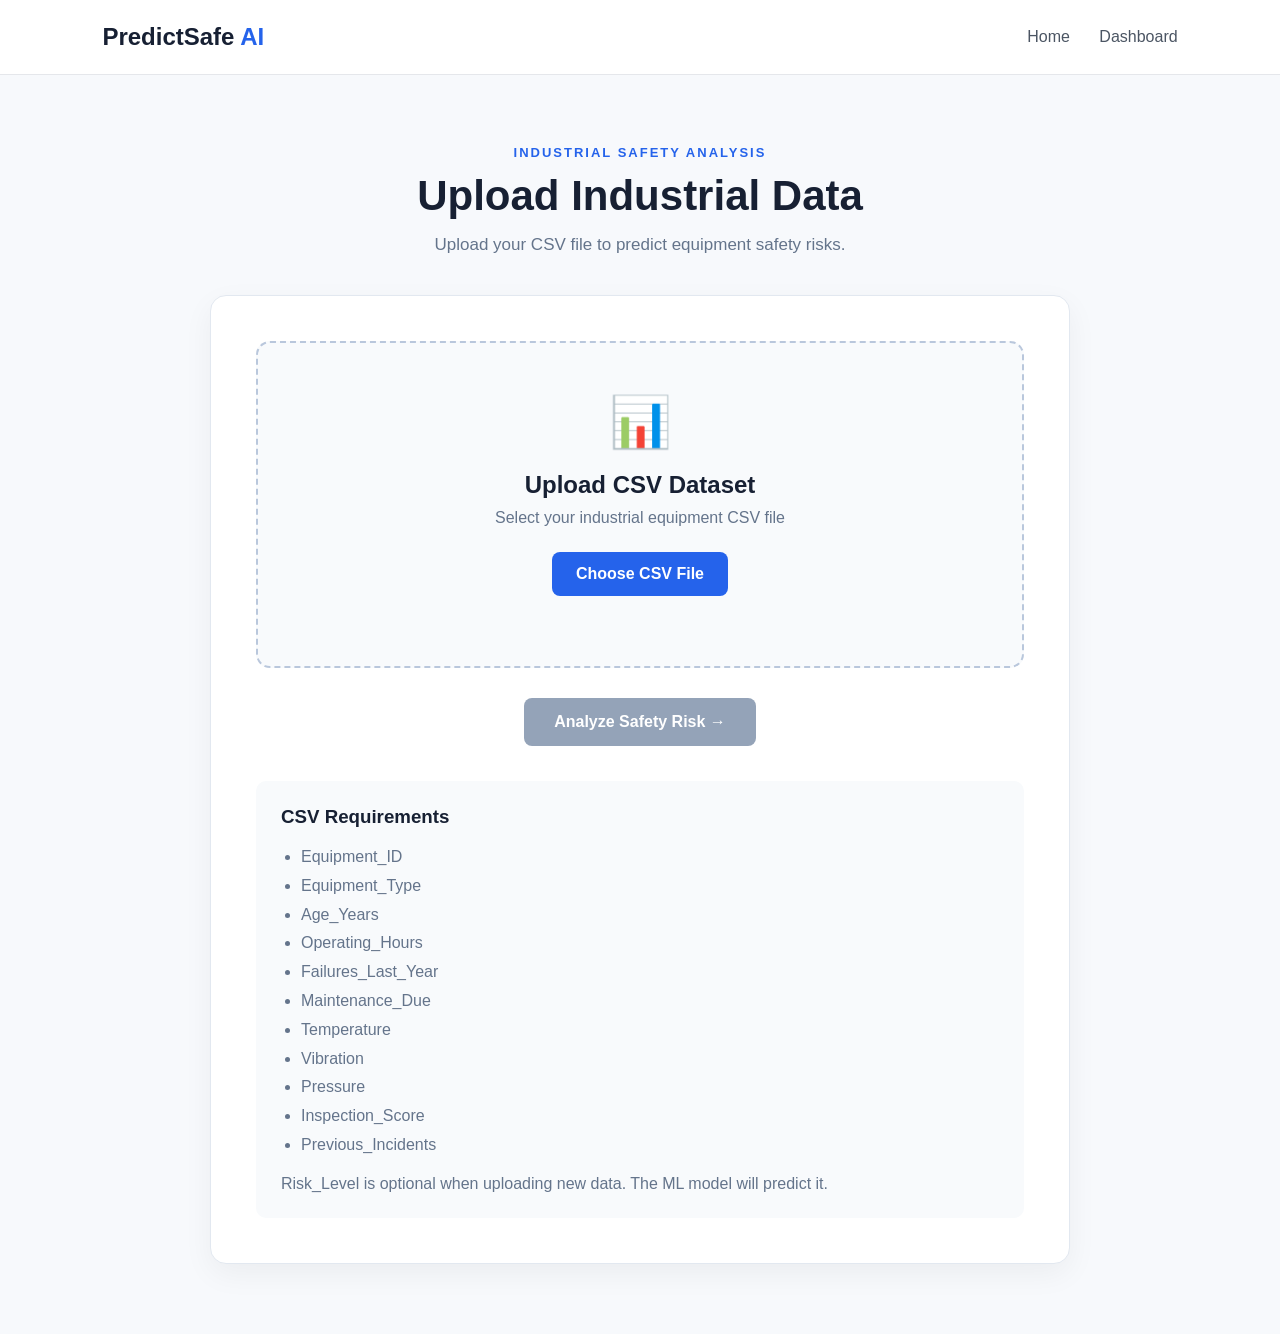
<file: frontend/upload.html>
<!DOCTYPE html>
<html lang="en">

<head>
    <meta charset="UTF-8">
    <meta name="viewport" content="width=device-width, initial-scale=1.0">

    <title>PredictSafe AI - Upload Data</title>

    <style>
        * {
            margin: 0;
            padding: 0;
            box-sizing: border-box;
        }

        body {
            font-family: Arial, sans-serif;
            background: #f7f9fc;
            color: #172033;
        }

        .navbar {
            height: 75px;
            background: white;
            border-bottom: 1px solid #e5e7eb;

            display: flex;
            align-items: center;
            justify-content: space-between;

            padding: 0 8%;
        }

        .logo {
            font-size: 24px;
            font-weight: bold;
        }

        .logo span {
            color: #2563eb;
        }

        .nav-link {
            text-decoration: none;
            color: #4b5563;
            margin-left: 25px;
        }

        .nav-link:hover {
            color: #2563eb;
        }

        .container {
            max-width: 900px;
            margin: 70px auto;
            padding: 0 20px;
        }

        .heading {
            text-align: center;
            margin-bottom: 40px;
        }

        .heading p {
            color: #2563eb;
            font-size: 13px;
            font-weight: bold;
            letter-spacing: 2px;
            margin-bottom: 12px;
        }

        .heading h1 {
            font-size: 42px;
            margin-bottom: 15px;
        }

        .heading span {
            color: #64748b;
            font-size: 17px;
        }

        .upload-card {
            background: white;
            border: 1px solid #e2e8f0;
            border-radius: 16px;
            padding: 45px;
            box-shadow: 0 10px 30px rgba(0, 0, 0, 0.05);
            text-align: center;
        }

        .upload-area {
            border: 2px dashed #b9c7dc;
            border-radius: 14px;
            padding: 50px 30px;
            background: #f8fafc;
            cursor: pointer;
        }

        .upload-area:hover {
            border-color: #2563eb;
            background: #f5f8ff;
        }

        .upload-icon {
            font-size: 50px;
            margin-bottom: 20px;
        }

        .upload-area h2 {
            margin-bottom: 10px;
        }

        .upload-area p {
            color: #64748b;
            margin-bottom: 25px;
        }

        input[type="file"] {
            display: none;
        }

        .choose-button {
            display: inline-block;
            background: #2563eb;
            color: white;
            padding: 13px 24px;
            border-radius: 8px;
            font-weight: bold;
            cursor: pointer;
        }

        .file-name {
            margin-top: 20px;
            color: #2563eb;
            font-weight: bold;
        }

        .analyze-button {
            margin-top: 30px;
            padding: 15px 30px;
            border: none;
            border-radius: 8px;
            background: #172033;
            color: white;
            font-size: 16px;
            font-weight: bold;
            cursor: pointer;
        }

        .analyze-button:hover {
            background: #0f172a;
        }

        .analyze-button:disabled {
            background: #94a3b8;
            cursor: not-allowed;
        }

        .message {
            margin-top: 25px;
            padding: 15px;
            border-radius: 8px;
            display: none;
            line-height: 1.5;
        }

        .success {
            display: block;
            background: #ecfdf5;
            color: #047857;
            border: 1px solid #a7f3d0;
        }

        .error {
            display: block;
            background: #fef2f2;
            color: #b91c1c;
            border: 1px solid #fecaca;
        }

        .loading {
            display: block;
            background: #eff6ff;
            color: #1d4ed8;
            border: 1px solid #bfdbfe;
        }

        .requirements {
            margin-top: 35px;
            text-align: left;
            background: #f8fafc;
            padding: 25px;
            border-radius: 10px;
        }

        .requirements h3 {
            margin-bottom: 15px;
        }

        .requirements ul {
            padding-left: 20px;
            color: #64748b;
            line-height: 1.8;
        }

        @media (max-width: 700px) {

            .navbar {
                padding: 0 5%;
            }

            .container {
                margin: 40px auto;
            }

            .upload-card {
                padding: 25px;
            }

            .heading h1 {
                font-size: 32px;
            }
        }
    </style>

</head>

<body>

    <!-- =========================
         NAVIGATION
    ========================== -->

    <header class="navbar">

        <div class="logo">
            PredictSafe <span>AI</span>
        </div>

        <div>
            <a href="index.html" class="nav-link">Home</a>
            <a href="dashboard.html" class="nav-link">Dashboard</a>
        </div>

    </header>


    <!-- =========================
         MAIN
    ========================== -->

    <main class="container">

        <div class="heading">

            <p>INDUSTRIAL SAFETY ANALYSIS</p>

            <h1>
                Upload Industrial Data
            </h1>

            <span>
                Upload your CSV file to predict equipment safety risks.
            </span>

        </div>


        <!-- =========================
             UPLOAD CARD
        ========================== -->

        <div class="upload-card">

            <div class="upload-area" id="uploadArea">

                <div class="upload-icon">
                    📊
                </div>

                <h2>
                    Upload CSV Dataset
                </h2>

                <p>
                    Select your industrial equipment CSV file
                </p>

                <label for="csvFile" class="choose-button">
                    Choose CSV File
                </label>

                <input
                    type="file"
                    id="csvFile"
                    accept=".csv"
                >

                <div
                    class="file-name"
                    id="fileName">
                </div>

            </div>


            <!-- Analyze Button -->

            <button
                class="analyze-button"
                id="analyzeButton"
                disabled>

                Analyze Safety Risk →

            </button>


            <!-- Message -->

            <div
                id="message"
                class="message">
            </div>


            <!-- Requirements -->

            <div class="requirements">

                <h3>
                    CSV Requirements
                </h3>

                <ul>

                    <li>Equipment_ID</li>

                    <li>Equipment_Type</li>

                    <li>Age_Years</li>

                    <li>Operating_Hours</li>

                    <li>Failures_Last_Year</li>

                    <li>Maintenance_Due</li>

                    <li>Temperature</li>

                    <li>Vibration</li>

                    <li>Pressure</li>

                    <li>Inspection_Score</li>

                    <li>Previous_Incidents</li>

                </ul>

                <p style="margin-top:15px;color:#64748b;">
                    Risk_Level is optional when uploading new data.
                    The ML model will predict it.
                </p>

            </div>

        </div>

    </main>


    <!-- =========================
         JAVASCRIPT
    ========================== -->

    <script>

        const fileInput =
            document.getElementById("csvFile");

        const fileName =
            document.getElementById("fileName");

        const analyzeButton =
            document.getElementById("analyzeButton");

        const message =
            document.getElementById("message");


        let selectedFile = null;


        // ==========================================
        // FILE SELECTED
        // ==========================================

        fileInput.addEventListener("change", function () {

            selectedFile = this.files[0];

            if (!selectedFile) {

                fileName.textContent = "";

                analyzeButton.disabled = true;

                return;
            }


            // Check CSV

            if (!selectedFile.name.toLowerCase().endsWith(".csv")) {

                showMessage(
                    "Please select a CSV file.",
                    "error"
                );

                selectedFile = null;

                analyzeButton.disabled = true;

                return;
            }


            fileName.textContent =
                "Selected file: " + selectedFile.name;

            analyzeButton.disabled = false;

            showMessage(
                "CSV file selected. Click Analyze Safety Risk to process the data.",
                "success"
            );

        });


        // ==========================================
        // ANALYZE BUTTON
        // ==========================================

        analyzeButton.addEventListener("click", async function () {

            if (!selectedFile) {

                showMessage(
                    "Please select a CSV file first.",
                    "error"
                );

                return;
            }


            analyzeButton.disabled = true;

            analyzeButton.textContent =
                "Analyzing Data...";


            showMessage(
                "Uploading CSV and running the PredictSafe AI model...",
                "loading"
            );


            try {

                const formData = new FormData();

                formData.append(
                    "file",
                    selectedFile
                );


                /*
                 IMPORTANT:

                 Flask backend must be running on:

                 http://127.0.0.1:5000

                 And the backend API must be:

                 /api/analyze
                */

                const response = await fetch(
                    "http://127.0.0.1:5000/api/analyze",
                    {
                        method: "POST",
                        body: formData
                    }
                );


                /*
                 Do NOT directly call response.json()
                 before checking the response.

                 This prevents:

                 Unexpected token '<',
                 "<!doctype"... is not valid JSON
                */

                const contentType =
                    response.headers.get("content-type") || "";


                if (!response.ok) {

                    let errorText;

                    if (contentType.includes("application/json")) {

                        const errorData =
                            await response.json();

                        errorText =
                            errorData.error ||
                            errorData.message ||
                            "Backend returned an error.";

                    } else {

                        errorText =
                            await response.text();

                        /*
                         Flask may return HTML when
                         the requested API route does not exist.
                        */

                        if (
                            errorText.includes("<!doctype") ||
                            errorText.includes("<html")
                        ) {

                            errorText =
                                "Backend API /api/analyze was not found. Check your app.py route.";

                        }

                    }


                    throw new Error(errorText);
                }


                if (!contentType.includes("application/json")) {

                    const text =
                        await response.text();

                    console.error(
                        "Backend returned:",
                        text
                    );

                    throw new Error(
                        "Backend did not return JSON. Check the /api/analyze route in app.py."
                    );
                }


                const result =
                    await response.json();


                console.log(
                    "Prediction result:",
                    result
                );


                // ==========================================
                // SAVE RESULTS
                // ==========================================

                localStorage.setItem(
                    "predictsafe_results",
                    JSON.stringify(result)
                );


                localStorage.setItem(
                    "predictsafe_filename",
                    selectedFile.name
                );


                // ==========================================
                // SUCCESS
                // ==========================================

                showMessage(
                    "Analysis completed successfully! Opening Risk Dashboard...",
                    "success"
                );


                setTimeout(function () {

                    window.location.href =
                        "dashboard.html";

                }, 1000);


            } catch (error) {

                console.error(
                    "Analysis Error:",
                    error
                );


                showMessage(
                    "Error: " + error.message,
                    "error"
                );


                analyzeButton.disabled = false;

                analyzeButton.textContent =
                    "Analyze Safety Risk →";

            }

        });


        // ==========================================
        // MESSAGE FUNCTION
        // ==========================================

        function showMessage(text, type) {

            message.textContent = text;

            message.className =
                "message " + type;

        }

    </script>

</body>

</html>
</file>
